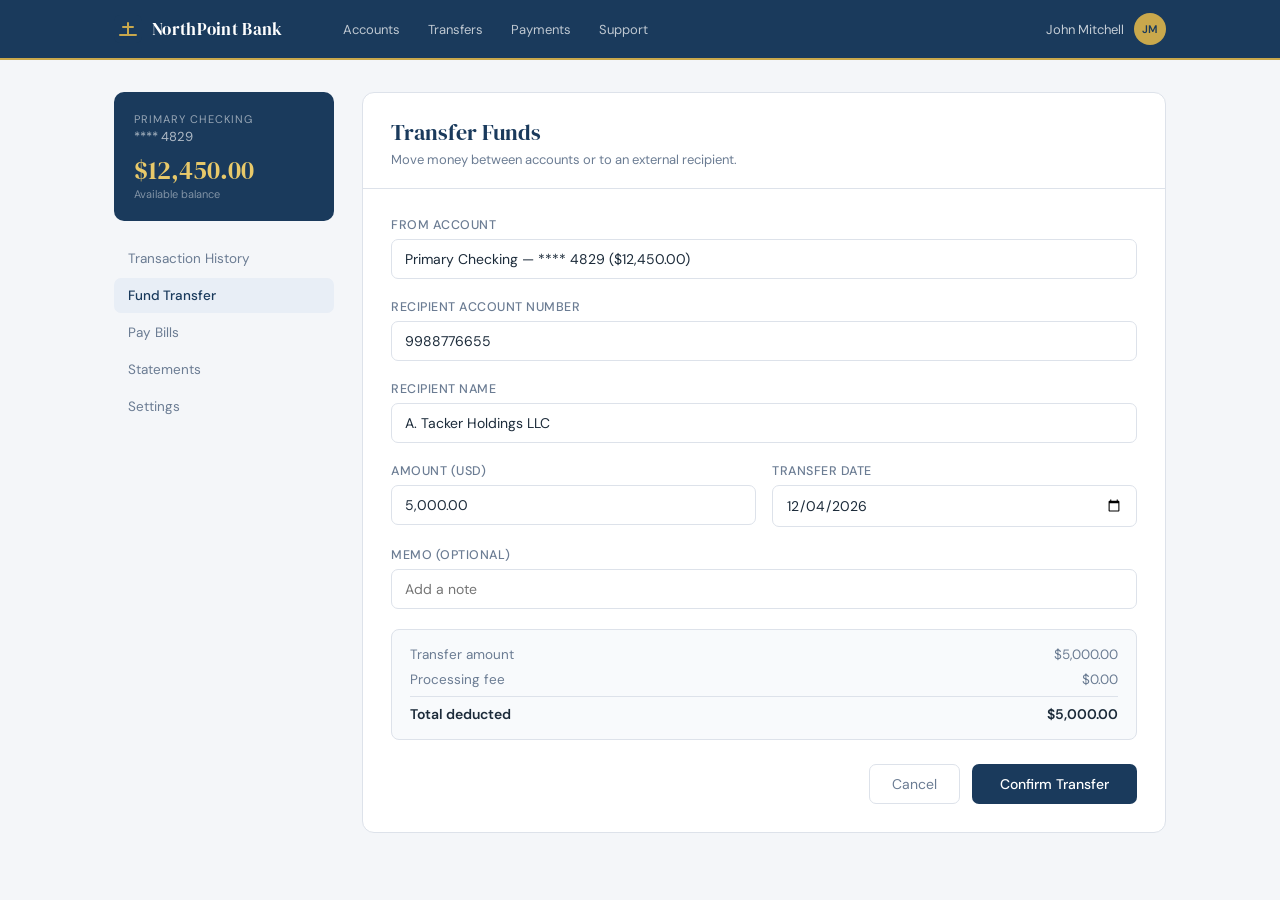
<file: demo/victim/index.html>
<!DOCTYPE html>
<html lang="en">
<head>
  <meta charset="UTF-8">
  <meta name="viewport" content="width=device-width, initial-scale=1.0">
  <title>NorthPoint Bank — Online Banking</title>
  <link rel="preconnect" href="https://fonts.googleapis.com">
  <link href="https://fonts.googleapis.com/css2?family=DM+Sans:wght@300;400;500;600&family=DM+Serif+Display&display=swap" rel="stylesheet">
  <link rel="stylesheet" href="style.css">
</head>
<body>

  <header class="site-header">
    <div class="header-inner">
      <div class="brand">
        <svg width="28" height="28" viewBox="0 0 28 28" fill="none">
          <rect width="28" height="28" rx="6" fill="#1a3a5c"/>
          <path d="M6 20h16M14 8v12M9 12h10" stroke="#c9a84c" stroke-width="2" stroke-linecap="round"/>
        </svg>
        <span class="brand-name">NorthPoint Bank</span>
      </div>
      <nav class="site-nav">
        <a href="#">Accounts</a>
        <a href="#">Transfers</a>
        <a href="#">Payments</a>
        <a href="#">Support</a>
      </nav>
      <div class="header-user">
        <span class="user-name">John Mitchell</span>
        <div class="avatar">JM</div>
      </div>
    </div>
  </header>

  <main class="page-main">
    <aside class="sidebar">
      <div class="account-summary">
        <p class="summary-label">Primary Checking</p>
        <p class="summary-account">**** 4829</p>
        <p class="summary-balance">$12,450.00</p>
        <p class="summary-available">Available balance</p>
      </div>
      <nav class="sidebar-nav">
        <a href="#" class="sidebar-link">Transaction History</a>
        <a href="#" class="sidebar-link active">Fund Transfer</a>
        <a href="#" class="sidebar-link">Pay Bills</a>
        <a href="#" class="sidebar-link">Statements</a>
        <a href="#" class="sidebar-link">Settings</a>
      </nav>
    </aside>

    <section class="transfer-panel">
      <div class="panel-header">
        <h1>Transfer Funds</h1>
        <p>Move money between accounts or to an external recipient.</p>
      </div>

      <div class="form-section">
        <div class="form-row">
          <label for="from-account">From account</label>
          <select id="from-account">
            <option>Primary Checking — **** 4829 ($12,450.00)</option>
            <option>Savings — **** 2201 ($3,210.50)</option>
          </select>
        </div>

        <div class="form-row">
          <label for="recipient">Recipient account number</label>
          <input type="text" id="recipient" value="9988776655" autocomplete="off">
        </div>

        <div class="form-row">
          <label for="recipient-name">Recipient name</label>
          <input type="text" id="recipient-name" value="A. Tacker Holdings LLC" autocomplete="off">
        </div>

        <div class="form-row half">
          <div>
            <label for="amount">Amount (USD)</label>
            <input type="text" id="amount" value="5,000.00">
          </div>
          <div>
            <label for="transfer-date">Transfer date</label>
            <input type="date" id="transfer-date">
          </div>
        </div>

        <div class="form-row">
          <label for="memo">Memo (optional)</label>
          <input type="text" id="memo" placeholder="Add a note">
        </div>

        <div class="transfer-summary">
          <div class="summary-row">
            <span>Transfer amount</span>
            <span>$5,000.00</span>
          </div>
          <div class="summary-row">
            <span>Processing fee</span>
            <span>$0.00</span>
          </div>
          <div class="summary-row total">
            <span>Total deducted</span>
            <span>$5,000.00</span>
          </div>
        </div>

        <div class="form-actions">
          <button class="btn-secondary" type="button">Cancel</button>
          <button class="btn-primary" id="confirm-btn" type="button" onclick="handleTransfer()">
            Confirm Transfer
          </button>
        </div>
      </div>
    </section>
  </main>

  <div class="toast" id="toast"></div>

  <script>
    // Set today's date
    document.getElementById('transfer-date').valueAsDate = new Date();

    function handleTransfer() {
      const btn = document.getElementById('confirm-btn');
      btn.textContent = 'Processing...';
      btn.disabled = true;

      setTimeout(function() {
        const toast = document.getElementById('toast');
        toast.textContent = 'Transfer of $5,000.00 to A. Tacker Holdings LLC has been submitted.';
        toast.classList.add('visible');
        
        // Deduct balance for realism
        const balanceEl = document.querySelector('.summary-balance');
        if (balanceEl) {
          balanceEl.innerHTML = '<span style="color:#e63946;">$7,450.00</span>';
        }

        // Log for demo purposes — visible in DevTools
        console.log('[VICTIM] Transfer triggered. Recipient: 9988776655. Amount: $5,000.00');

        setTimeout(function() {
          toast.classList.remove('visible');
          btn.textContent = 'Transfer Complete';
          btn.style.backgroundColor = '#10b981';
        }, 4000);
      }, 900);
    }

    // ── VULNERABILITY EXPLOIT AID (For demonstration auto-calibration) ──
    // The victim page broadcasts the exact page coordinates of the
    // "Confirm Transfer" button to the parent window (the attacker iframe).
    // In a real attack, the attacker wouldn't have this, but they would
    // manually measure these coordinates beforehand using DevTools.
    // This allows the demo to auto-align perfectly on any screen size.
    window.addEventListener('load', function() {
      // Small delay to ensure any fonts/layout fully settle
      setTimeout(function() {
        var btn = document.getElementById('confirm-btn');
        if (!btn) return;
        var rect = btn.getBoundingClientRect();
        
        // Use pure viewport coordinates since the attacker uses position: fixed
        var viewportX = rect.left + rect.width / 2;
        var viewportY = rect.top + rect.height / 2;

        window.parent.postMessage({
          type: 'clickjack-coords',
          centerX: viewportX,
          centerY: viewportY
        }, '*');
      }, 150);
    });
  </script>
</body>
</html>
</file>
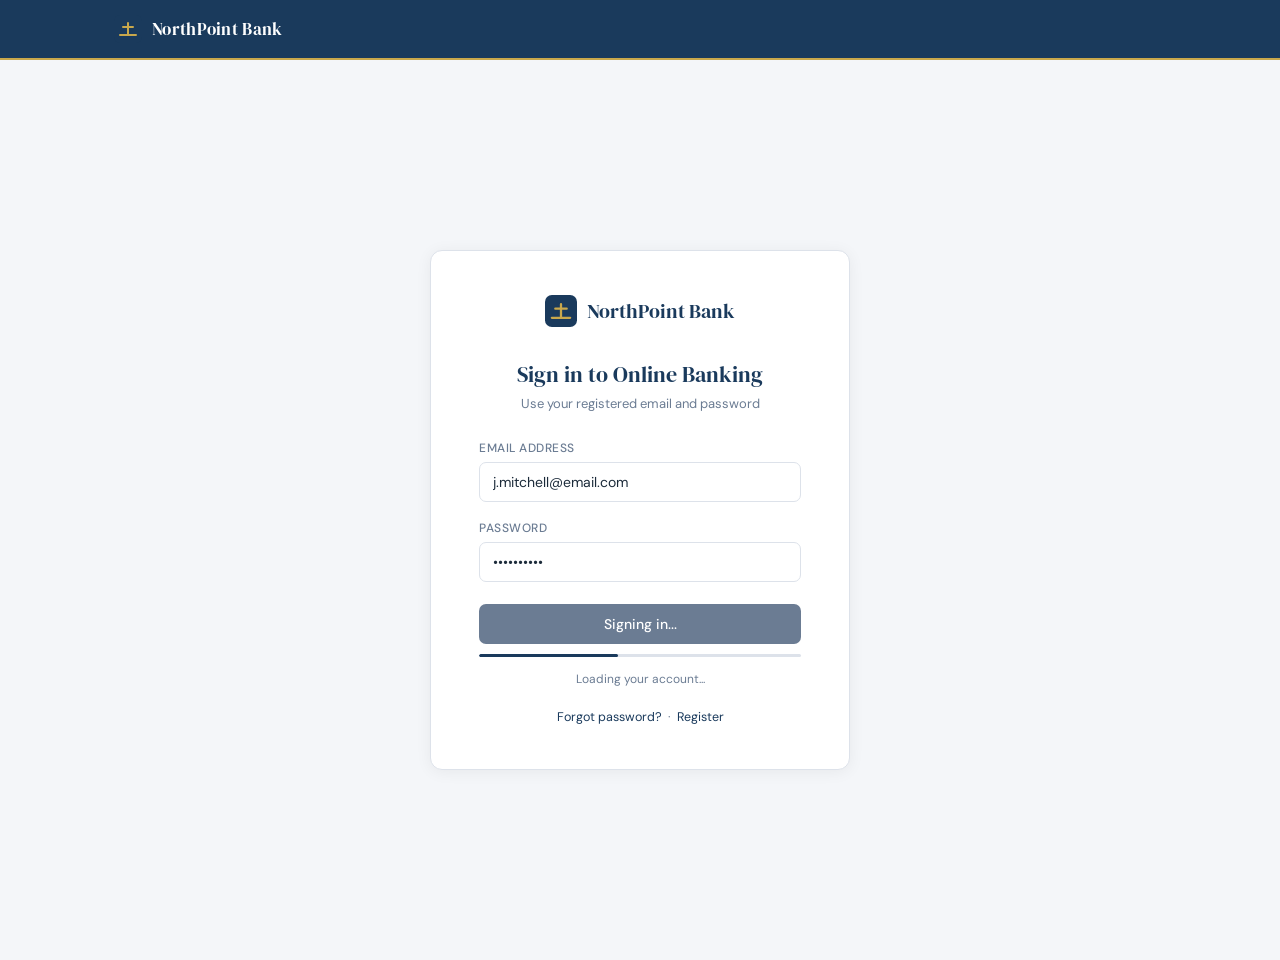
<file: demo/victim/login.html>
<!DOCTYPE html>
<html lang="en">
<head>
  <meta charset="UTF-8">
  <meta name="viewport" content="width=device-width, initial-scale=1.0">
  <title>NorthPoint Bank — Sign In</title>
  <link rel="preconnect" href="https://fonts.googleapis.com">
  <link href="https://fonts.googleapis.com/css2?family=DM+Sans:wght@300;400;500;600&family=DM+Serif+Display&display=swap" rel="stylesheet">
  <link rel="stylesheet" href="style.css">
  <style>
    .login-wrapper {
      min-height: 100vh;
      display: flex;
      flex-direction: column;
      align-items: center;
      justify-content: center;
      background: var(--bg);
      padding: 24px;
    }

    .login-card {
      background: var(--surface);
      border: 1px solid var(--border);
      border-radius: 12px;
      padding: 44px 48px;
      width: 100%;
      max-width: 420px;
      box-shadow: 0 2px 16px rgba(0,0,0,0.06);
    }

    .login-brand {
      display: flex;
      align-items: center;
      gap: 10px;
      margin-bottom: 32px;
      justify-content: center;
    }

    .login-brand span {
      font-family: 'DM Serif Display', serif;
      font-size: 20px;
      color: var(--navy);
    }

    .login-heading {
      font-family: 'DM Serif Display', serif;
      font-size: 22px;
      font-weight: 400;
      color: var(--navy);
      margin-bottom: 6px;
      text-align: center;
    }

    .login-sub {
      font-size: 13px;
      color: var(--muted);
      text-align: center;
      margin-bottom: 28px;
    }

    .login-form {
      display: flex;
      flex-direction: column;
      gap: 18px;
    }

    .login-field {
      display: flex;
      flex-direction: column;
      gap: 6px;
    }

    .login-field label {
      font-size: 12px;
      font-weight: 500;
      color: var(--muted);
      text-transform: uppercase;
      letter-spacing: 0.5px;
    }

    .login-field input {
      width: 100%;
      padding: 10px 13px;
      border: 1.5px solid var(--border);
      border-radius: 7px;
      font-family: 'DM Sans', sans-serif;
      font-size: 14px;
      color: var(--text);
      background: var(--surface);
      outline: none;
      transition: border-color 0.2s;
    }

    .login-field input:focus {
      border-color: var(--navy);
    }

    .login-btn {
      width: 100%;
      padding: 11px;
      background: var(--navy);
      color: #fff;
      border: none;
      border-radius: 7px;
      font-family: 'DM Sans', sans-serif;
      font-size: 14px;
      font-weight: 500;
      cursor: pointer;
      transition: background 0.2s;
      margin-top: 4px;
    }

    .login-btn:hover {
      background: var(--navy-light);
    }

    .login-btn:disabled {
      background: var(--muted);
      cursor: not-allowed;
    }

    .login-footer {
      margin-top: 20px;
      text-align: center;
      font-size: 12.5px;
      color: var(--muted);
    }

    .login-footer a {
      color: var(--navy);
      text-decoration: none;
    }

    .auto-msg {
      margin-top: 14px;
      font-size: 12px;
      color: var(--muted);
      text-align: center;
      min-height: 18px;
    }

    .progress-bar-wrap {
      height: 3px;
      background: var(--border);
      border-radius: 2px;
      margin-top: 10px;
      overflow: hidden;
    }

    .progress-bar-fill {
      height: 100%;
      width: 0%;
      background: var(--navy);
      border-radius: 2px;
      transition: width 0.1s linear;
    }
  </style>
</head>
<body>

  <header class="site-header">
    <div class="header-inner">
      <div class="brand">
        <svg width="28" height="28" viewBox="0 0 28 28" fill="none">
          <rect width="28" height="28" rx="6" fill="#1a3a5c"/>
          <path d="M6 20h16M14 8v12M9 12h10" stroke="#c9a84c" stroke-width="2" stroke-linecap="round"/>
        </svg>
        <span class="brand-name">NorthPoint Bank</span>
      </div>
    </div>
  </header>

  <div class="login-wrapper">
    <div class="login-card">
      <div class="login-brand">
        <svg width="32" height="32" viewBox="0 0 28 28" fill="none">
          <rect width="28" height="28" rx="6" fill="#1a3a5c"/>
          <path d="M6 20h16M14 8v12M9 12h10" stroke="#c9a84c" stroke-width="2" stroke-linecap="round"/>
        </svg>
        <span>NorthPoint Bank</span>
      </div>

      <h1 class="login-heading">Sign in to Online Banking</h1>
      <p class="login-sub">Use your registered email and password</p>

      <form class="login-form" onsubmit="return false;">
        <div class="login-field">
          <label for="email">Email address</label>
          <input type="email" id="email" value="j.mitchell@email.com" autocomplete="email">
        </div>
        <div class="login-field">
          <label for="password">Password</label>
          <input type="password" id="password" value="••••••••••" autocomplete="current-password">
        </div>
        <button class="login-btn" id="sign-in-btn" type="submit" onclick="startLogin()">Sign in</button>
      </form>

      <div class="progress-bar-wrap" id="prog-wrap" style="display:none">
        <div class="progress-bar-fill" id="prog-fill"></div>
      </div>
      <p class="auto-msg" id="auto-msg"></p>

      <div class="login-footer">
        <a href="#">Forgot password?</a> &nbsp;&middot;&nbsp; <a href="#">Register</a>
      </div>
    </div>
  </div>

  <script>
    // Auto-login for demo — simulates the victim having saved credentials
    // or an active browser session. Fires on page load automatically.

    var AUTO_LOGIN_MS = 2200;

    function startLogin() {
      var btn  = document.getElementById('sign-in-btn');
      var msg  = document.getElementById('auto-msg');
      var wrap = document.getElementById('prog-wrap');
      var fill = document.getElementById('prog-fill');

      btn.disabled = true;
      btn.textContent = 'Signing in...';
      wrap.style.display = 'block';

      var start = Date.now();
      var interval = setInterval(function () {
        var pct = Math.min(100, ((Date.now() - start) / AUTO_LOGIN_MS) * 100);
        fill.style.width = pct + '%';

        if (pct < 40) {
          msg.textContent = 'Verifying credentials...';
        } else if (pct < 80) {
          msg.textContent = 'Loading your account...';
        } else {
          msg.textContent = 'Redirecting...';
        }

        if (pct >= 100) {
          clearInterval(interval);
          window.location.href = 'index.html';
        }
      }, 50);
    }

    // Auto-trigger for iframe context (the user is already "logged in")
    window.addEventListener('load', function () {
      setTimeout(startLogin, 300);
    });
  </script>
</body>
</html>
</file>
<file: demo/victim/style.css>
*, *::before, *::after {
  box-sizing: border-box;
  margin: 0;
  padding: 0;
}

:root {
  --navy: #1a3a5c;
  --navy-light: #234e78;
  --gold: #c9a84c;
  --gold-light: #e8c96a;
  --bg: #f4f6f9;
  --surface: #ffffff;
  --border: #dde2ea;
  --text: #1c2b3a;
  --muted: #6b7c93;
  --success: #1a7a4a;
}

body {
  font-family: 'DM Sans', sans-serif;
  background: var(--bg);
  color: var(--text);
  min-height: 100vh;
  font-size: 14px;
}

/* ── Header ── */
.site-header {
  background: var(--navy);
  border-bottom: 2px solid var(--gold);
  position: sticky;
  top: 0;
  z-index: 100;
}

.header-inner {
  max-width: 1100px;
  margin: 0 auto;
  padding: 0 24px;
  height: 58px;
  display: flex;
  align-items: center;
  gap: 32px;
}

.brand {
  display: flex;
  align-items: center;
  gap: 10px;
  text-decoration: none;
  flex-shrink: 0;
}

.brand-name {
  font-family: 'DM Serif Display', serif;
  font-size: 17px;
  color: #fff;
  letter-spacing: 0.3px;
}

.site-nav {
  display: flex;
  gap: 4px;
  margin-left: 16px;
}

.site-nav a {
  color: rgba(255,255,255,0.72);
  text-decoration: none;
  font-size: 13px;
  padding: 6px 12px;
  border-radius: 4px;
  transition: color 0.15s, background 0.15s;
}

.site-nav a:hover {
  color: #fff;
  background: rgba(255,255,255,0.08);
}

.header-user {
  margin-left: auto;
  display: flex;
  align-items: center;
  gap: 10px;
}

.user-name {
  font-size: 13px;
  color: rgba(255,255,255,0.75);
}

.avatar {
  width: 32px;
  height: 32px;
  border-radius: 50%;
  background: var(--gold);
  color: var(--navy);
  font-size: 11px;
  font-weight: 600;
  display: flex;
  align-items: center;
  justify-content: center;
  letter-spacing: 0.5px;
}

/* ── Layout ── */
.page-main {
  max-width: 1100px;
  margin: 0 auto;
  padding: 32px 24px;
  display: grid;
  grid-template-columns: 220px 1fr;
  gap: 28px;
}

/* ── Sidebar ── */
.sidebar {
  display: flex;
  flex-direction: column;
  gap: 20px;
}

.account-summary {
  background: var(--navy);
  border-radius: 10px;
  padding: 20px;
  color: #fff;
}

.summary-label {
  font-size: 11px;
  text-transform: uppercase;
  letter-spacing: 1px;
  color: rgba(255,255,255,0.55);
  margin-bottom: 2px;
}

.summary-account {
  font-size: 13px;
  color: rgba(255,255,255,0.65);
  margin-bottom: 12px;
}

.summary-balance {
  font-family: 'DM Serif Display', serif;
  font-size: 26px;
  color: var(--gold-light);
  line-height: 1;
  margin-bottom: 4px;
}

.summary-available {
  font-size: 11px;
  color: rgba(255,255,255,0.45);
}

.sidebar-nav {
  display: flex;
  flex-direction: column;
  gap: 2px;
}

.sidebar-link {
  display: block;
  padding: 9px 14px;
  border-radius: 7px;
  text-decoration: none;
  font-size: 13.5px;
  color: var(--muted);
  transition: background 0.15s, color 0.15s;
}

.sidebar-link:hover {
  background: var(--border);
  color: var(--text);
}

.sidebar-link.active {
  background: #e8eef6;
  color: var(--navy);
  font-weight: 500;
}

/* ── Transfer panel ── */
.transfer-panel {
  background: var(--surface);
  border-radius: 12px;
  border: 1px solid var(--border);
  overflow: hidden;
}

.panel-header {
  padding: 24px 28px 20px;
  border-bottom: 1px solid var(--border);
}

.panel-header h1 {
  font-family: 'DM Serif Display', serif;
  font-size: 22px;
  font-weight: 400;
  color: var(--navy);
  margin-bottom: 4px;
}

.panel-header p {
  font-size: 13px;
  color: var(--muted);
}

.form-section {
  padding: 28px;
  display: flex;
  flex-direction: column;
  gap: 20px;
}

.form-row {
  display: flex;
  flex-direction: column;
  gap: 6px;
}

.form-row.half {
  flex-direction: row;
  gap: 16px;
}

.form-row.half > div {
  flex: 1;
  display: flex;
  flex-direction: column;
  gap: 6px;
}

label {
  font-size: 12.5px;
  font-weight: 500;
  color: var(--muted);
  text-transform: uppercase;
  letter-spacing: 0.5px;
}

input, select {
  width: 100%;
  padding: 10px 13px;
  border: 1.5px solid var(--border);
  border-radius: 7px;
  font-family: 'DM Sans', sans-serif;
  font-size: 14px;
  color: var(--text);
  background: var(--surface);
  outline: none;
  transition: border-color 0.2s;
  appearance: none;
}

input:focus, select:focus {
  border-color: var(--navy);
}

/* ── Transfer summary ── */
.transfer-summary {
  background: #f8fafc;
  border: 1px solid var(--border);
  border-radius: 8px;
  padding: 16px 18px;
  display: flex;
  flex-direction: column;
  gap: 8px;
}

.summary-row {
  display: flex;
  justify-content: space-between;
  font-size: 13.5px;
  color: var(--muted);
}

.summary-row.total {
  padding-top: 8px;
  border-top: 1px solid var(--border);
  color: var(--text);
  font-weight: 600;
  font-size: 14px;
}

/* ── Actions ── */
.form-actions {
  display: flex;
  justify-content: flex-end;
  gap: 12px;
  padding-top: 4px;
}

.btn-secondary {
  padding: 10px 22px;
  border: 1.5px solid var(--border);
  border-radius: 7px;
  background: transparent;
  font-family: 'DM Sans', sans-serif;
  font-size: 14px;
  color: var(--muted);
  cursor: pointer;
  transition: border-color 0.2s, color 0.2s;
}

.btn-secondary:hover {
  border-color: var(--muted);
  color: var(--text);
}

.btn-primary {
  padding: 10px 28px;
  background: var(--navy);
  border: none;
  border-radius: 7px;
  font-family: 'DM Sans', sans-serif;
  font-size: 14px;
  font-weight: 500;
  color: #fff;
  cursor: pointer;
  transition: background 0.2s;
}

.btn-primary:hover {
  background: var(--navy-light);
}

.btn-primary:disabled {
  background: var(--muted);
  cursor: not-allowed;
}

/* ── Toast ── */
.toast {
  position: fixed;
  bottom: 28px;
  right: 28px;
  background: var(--success);
  color: #fff;
  padding: 14px 20px;
  border-radius: 8px;
  font-size: 13.5px;
  max-width: 340px;
  opacity: 0;
  transform: translateY(10px);
  transition: opacity 0.25s, transform 0.25s;
  pointer-events: none;
  z-index: 9999;
  box-shadow: 0 4px 16px rgba(0,0,0,0.15);
}

.toast.visible {
  opacity: 1;
  transform: translateY(0);
}
</file>
